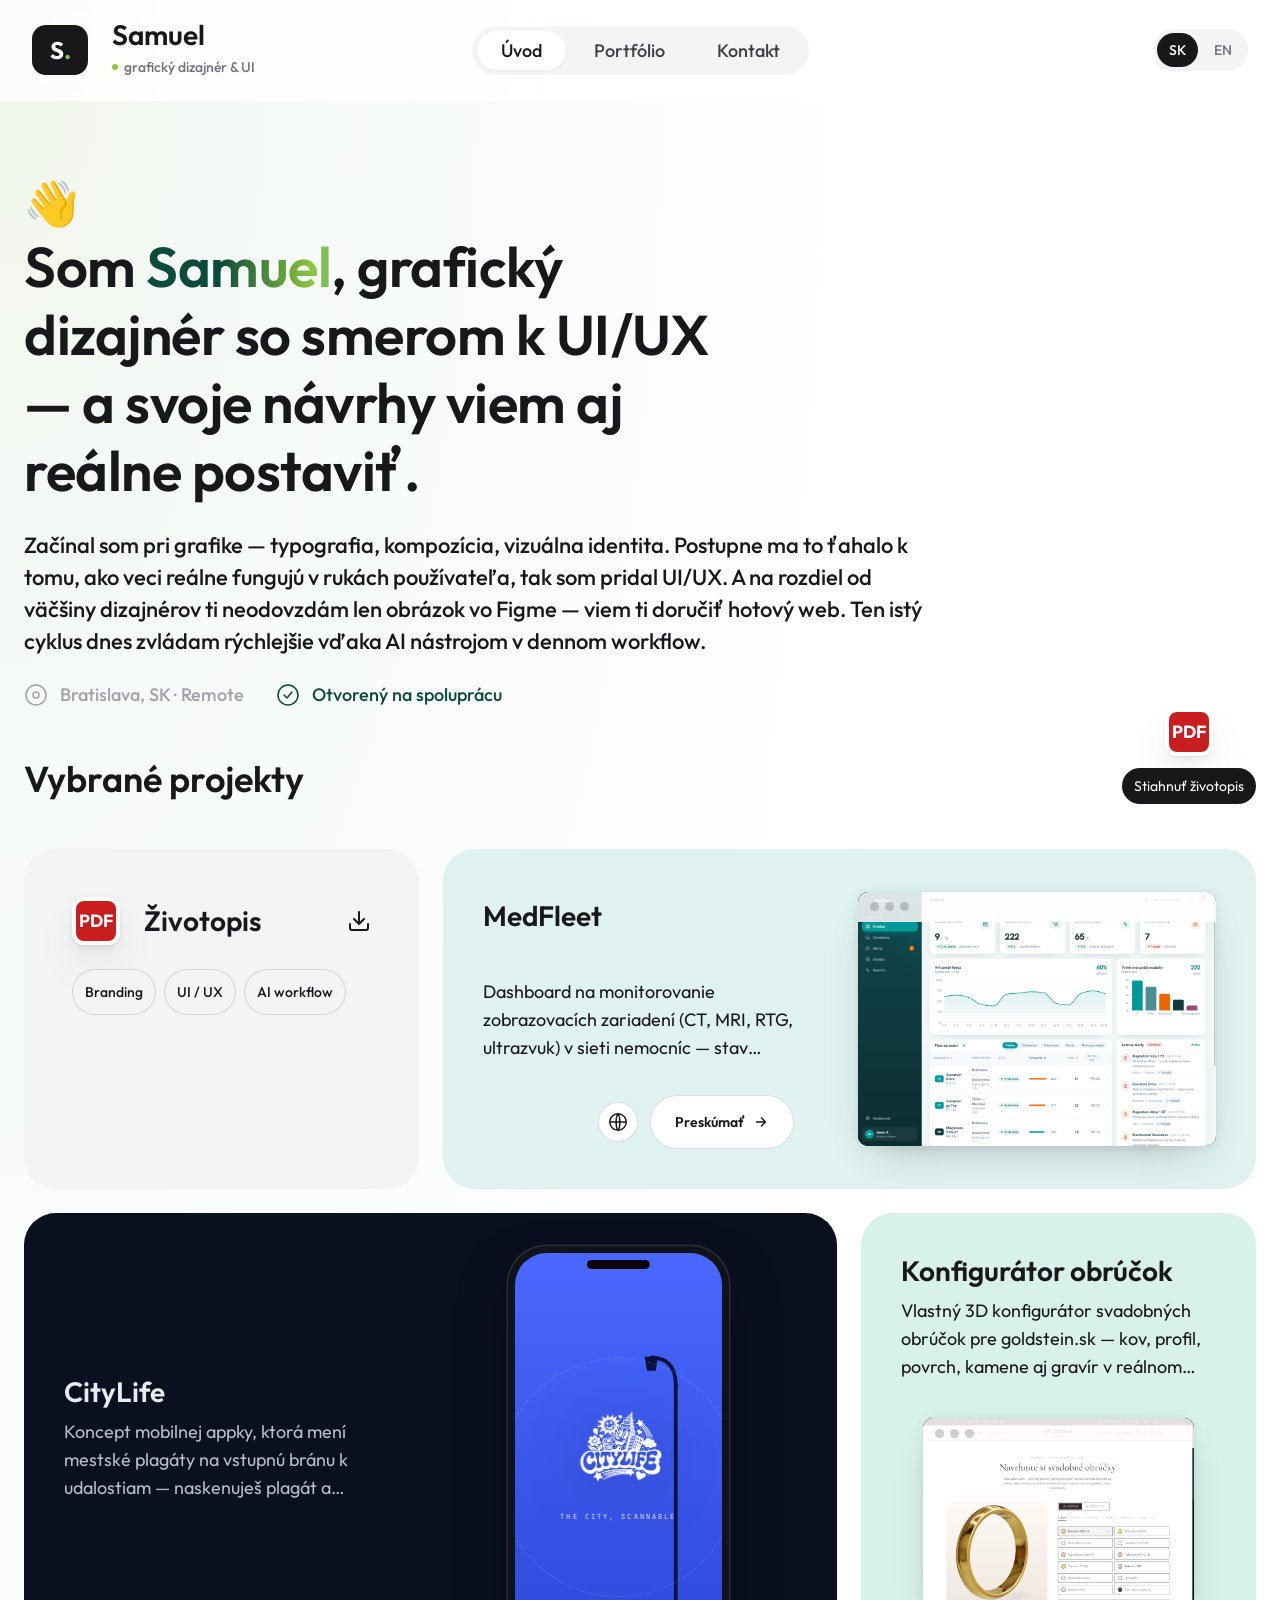
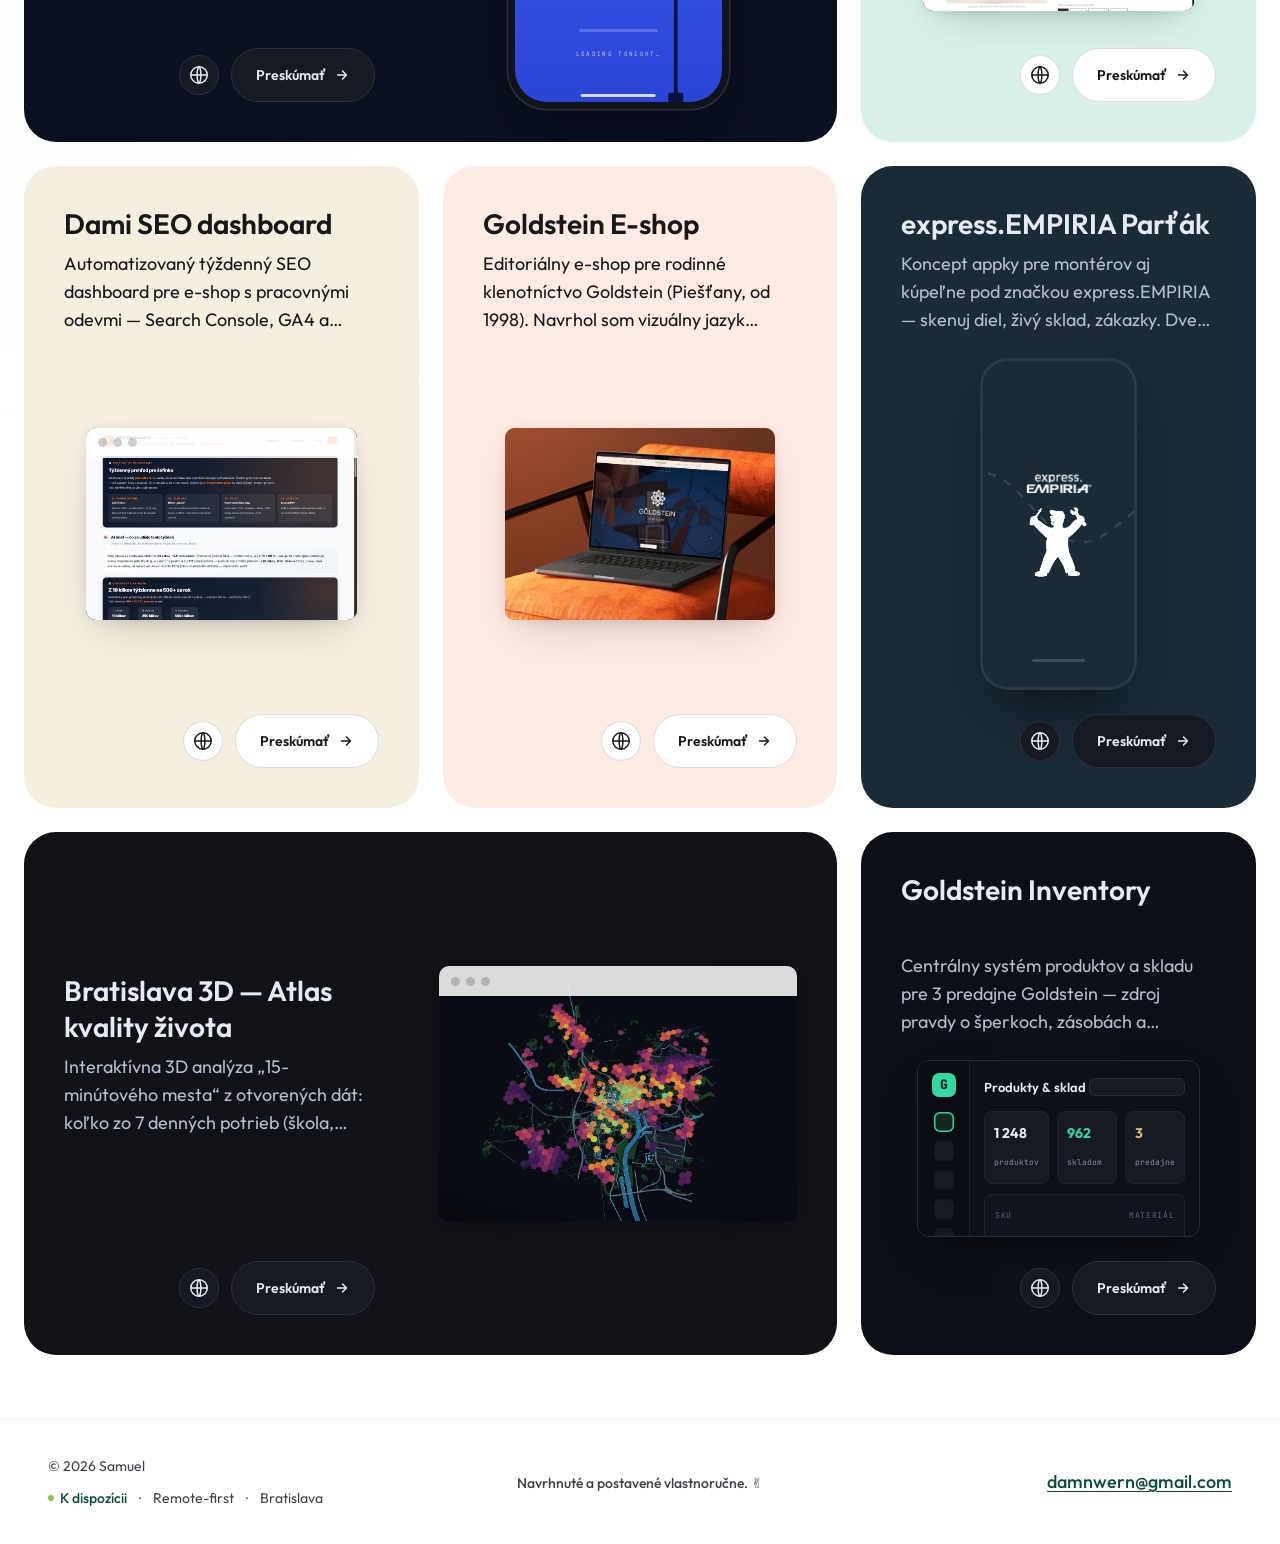
<file: index.html>
﻿<!DOCTYPE html>
<html lang="sk">
<head>
  <meta charset="UTF-8" />
  <meta name="viewport" content="width=device-width, initial-scale=1.0" />
  <title>Samuel — grafický dizajnér &amp; UI</title>
  <meta name="description" content="Grafický dizajnér so smerom k UI/UX, ktorý svoje návrhy vie aj reálne postaviť ako fungujúci web." />
  <link rel="preconnect" href="https://fonts.googleapis.com" />
  <link rel="preconnect" href="https://fonts.gstatic.com" crossorigin />
  <link href="https://fonts.googleapis.com/css2?family=Outfit:wght@100..900&family=JetBrains+Mono:wght@400;500&display=swap" rel="stylesheet" />
  <link rel="stylesheet" href="styles.css?v=19" />
</head>
<body>
  <!-- HEADER -->
  <header class="header">
    <div class="header__left">
      <a href="#" class="header__logo" data-view="home" aria-label="Domov" data-tooltip="Domov">
        <span class="header__mark">S<span>.</span></span>
      </a>
      <div class="header__identity">
        <span class="header__name">Samuel</span>
        <span class="header__meta"><span class="header__meta-text">grafický dizajnér &amp; UI</span></span>
      </div>
    </div>

    <nav class="header__nav" aria-label="Hlavná navigácia">
      <button class="navpill is-active" data-view="home">Úvod</button>
      <button class="navpill" data-view="portfolio">Portfólio</button>
      <button class="navpill" data-view="kontakt">Kontakt</button>
    </nav>

    <div class="header__right">
      <span class="header__lang">
        <button class="pill is-active" data-lang="sk">SK</button>
        <button class="pill" data-lang="en">EN</button>
      </span>
    </div>
  </header>

  <!-- STAGE (only this slides) -->
  <main class="stage" id="stage">

    <!-- ================= ÚVOD ================= -->
    <section class="view is-active" id="view-home">
      <div class="container">
        <section class="hero">
          <h1 class="hero__title"><span class="hero__wave" aria-hidden="true">👋</span>
Som <span class="hero__name">Samuel</span>, grafický dizajnér so smerom k UI/UX — a svoje návrhy viem aj reálne postaviť.</h1>
          <p class="hero__description">
            Začínal som pri grafike — typografia, kompozícia, vizuálna identita. Postupne
            ma to ťahalo k tomu, ako veci reálne fungujú v rukách používateľa, tak som
            pridal UI/UX. A na rozdiel od väčšiny dizajnérov ti neodovzdám len obrázok vo
            Figme — viem ti doručiť hotový web. Ten istý cyklus dnes zvládam rýchlejšie
            vďaka AI nástrojom v dennom workflow.
          </p>
          <div class="hero__meta-row">
            <span class="hero__location">
              <svg class="hero__location-icon" width="24" height="24" viewBox="0 0 24 24" fill="none" aria-hidden="true"><circle cx="12" cy="12" r="10" stroke="currentColor" stroke-width="1.5"/><circle cx="12" cy="12" r="3" stroke="currentColor" stroke-width="1.5"/></svg>
              <span>Bratislava, SK · Remote</span>
            </span>
            <span class="hero__location hero__location--avail">
              <svg class="hero__location-icon" width="24" height="24" viewBox="0 0 24 24" fill="none" aria-hidden="true"><circle cx="12" cy="12" r="10" stroke="currentColor" stroke-width="1.5"/><path d="M8 12l3 3 5-6" stroke="currentColor" stroke-width="1.5" stroke-linecap="round" stroke-linejoin="round"/></svg>
              <span>Otvorený na spoluprácu</span>
            </span>
          </div>
        </section>

        <h2 class="section-heading">Vybrané projekty</h2>

        <div class="bento-grid">
          <a href="#" class="cv-card" data-cv style="grid-column:1; grid-row:1;" aria-label="Stiahnuť životopis">
            <div class="cv-card__header">
              <div class="cv-card__pdf-badge" aria-hidden="true"><span>PDF</span></div>
              <h2 class="cv-card__title">
                <span class="cv-card__title-default">Životopis</span>
                <span class="cv-card__title-hover">Stiahnuť</span>
              </h2>
              <svg class="cv-card__arrow" width="24" height="24" viewBox="0 0 24 24" fill="none" aria-hidden="true"><path d="M21 15v4a2 2 0 0 1-2 2H5a2 2 0 0 1-2-2v-4M7 10l5 5 5-5M12 15V3" stroke="currentColor" stroke-width="2" stroke-linecap="round" stroke-linejoin="round"/></svg>
            </div>
            <div class="cv-card__tags">
              <span class="cv-card__tag">Branding</span>
              <span class="cv-card__tag">UI / UX</span>
              <span class="cv-card__tag">AI workflow</span>
            </div>
          </a>

          <a class="case-card case-card--wide" data-case="medfleet" style="grid-column:2 / span 2; grid-row:1; --case-accent:#E0F2F0;"></a>

          <a class="case-card case-card--wide" data-case="citylife" style="grid-column:1 / span 2; grid-row:2; --case-accent:#0b1020;"></a>
          <a class="case-card" data-case="konfigurator" style="grid-column:3; grid-row:2; --case-accent:#D8F2E9;"></a>

          <a class="case-card" data-case="dami" style="grid-column:1; grid-row:3; --case-accent:#F5EFE0;"></a>
          <a class="case-card" data-case="goldstein-eshop" style="grid-column:2; grid-row:3; --case-accent:#feece4;"></a>
          <a class="case-card" data-case="empiria" style="grid-column:3; grid-row:3; --case-accent:#192B37;"></a>

          <a class="case-card case-card--wide" data-case="bratislava-3d" style="grid-column:1 / span 2; grid-row:4; --case-accent:#101218;"></a>
          <a class="case-card" data-case="goldstein-inventory" style="grid-column:3; grid-row:4; --case-accent:#0d0f17;"></a>
        </div>
      </div>
    </section>

    <!-- ================= PORTFÓLIO ================= -->
    <section class="view" id="view-portfolio">
      <div class="container">
        <!-- Chat island (placeholder) -->
        <div class="chat">
          <div class="chat__header">
            <span class="chat__greeting">Ahoj 👋 som Samuelov portfólio-asistent.</span>
            <h2 class="chat__heading">Spýtaj sa ma čokoľvek o mojej práci.</h2>
          </div>
          <div class="chat__inputrow">
            <span class="chat__spark">✦</span>
            <input class="chat__input" type="text" placeholder="Napíš otázku (alebo aj o mne)…" />
            <button class="chat__send" aria-label="Odoslať">↑</button>
          </div>
          <div class="chat__pills">
            <button class="chat__pill">voľná kapacita</button>
            <button class="chat__pill">skúsenosti</button>
            <button class="chat__pill">top projekty</button>
            <button class="chat__pill">AI workflow</button>
            <button class="chat__pill">branding</button>
          </div>
          <p class="chat__disclaimer">Placeholder — odpovede zatiaľ negeneruje AI. Sem časom napojíme reálneho asistenta.</p>
        </div>

        <!-- O mne -->
        <section class="prose">
          <h2 class="section-heading">O mne</h2>
          <p>Začínal som pri grafike — typografia, kompozícia, vizuálna identita. Postupne ma to ťahalo k tomu, ako veci reálne fungujú v rukách používateľa, tak som pridal UI/UX. A keďže ma bavilo vidieť návrhy naživo, naučil som sa ich aj postaviť.</p>
          <p>Dnes ten istý cyklus — od nápadu cez návrh po nasadený web — zvládam rýchlejšie vďaka AI nástrojom v dennom workflow. Vďaka tomu viem doručiť hotovú vec, nielen pekný náhľad.</p>
          <ul class="facts">
            <li><strong>8</strong><span>nasadených projektov</span></li>
            <li><strong>Figma</strong><span>denný nástroj</span></li>
            <li><strong>HTML/CSS/JS</strong><span>viem to spustiť</span></li>
          </ul>
        </section>
      </div>
    </section>

    <!-- ================= KONTAKT ================= -->
    <section class="view" id="view-kontakt">
      <div class="container">
        <section class="contact">
          <span class="contact__eyebrow">Kontakt</span>
          <h2 class="contact__title">Máš nápad alebo projekt? Poďme sa o ňom pobaviť.</h2>
          <a class="contact__mail" href="mailto:damnwern@gmail.com">damnwern@gmail.com</a>
          <div class="contact__socials">
            <a href="#">LinkedIn</a>
            <a href="#">Behance</a>
            <a href="https://github.com/leumasdam" target="_blank" rel="noopener">GitHub</a>
          </div>
          <span class="contact__avail"><i></i> Otvorený na spoluprácu · Remote-first · Bratislava</span>
        </section>
      </div>
    </section>

    <!-- ================= CASE DETAIL (template) ================= -->
    <section class="view" id="view-case">
      <div class="container case-detail">
        <button class="case-back" data-back>← Späť na projekty</button>

        <!-- HERO (morph target) -->
        <div class="case-hero" id="case-hero">
          <div class="case-hero__text">
            <span class="case-hero__kicker" id="case-url"></span>
            <h1 class="case-hero__title" id="case-title"></h1>
            <p class="case-hero__desc" id="case-desc"></p>
            <div class="case-hero__metarow">
              <div class="case-hero__meta"><span class="case-hero__metalabel">Obdobie</span><span id="case-obdobie"></span></div>
              <div class="case-hero__meta"><span class="case-hero__metalabel">Rola</span><span id="case-rola"></span></div>
              <div class="case-hero__meta"><span class="case-hero__metalabel">Autor</span><span>Samuel</span></div>
            </div>
            <div class="case-hero__tags" id="case-tags"></div>
          </div>
        </div>

        <!-- COVER -->
        <figure class="case-figure">
          <div class="case-shot" id="case-bigshot"></div>
          <figcaption class="ph-note" id="case-cap">[ Sem príde hlavný náhľad / cover projektu ]</figcaption>
        </figure>

        <!-- SCREENS BOARD (clickable individual screens) -->
        <div class="case-board" id="case-board-wrap" hidden>
          <div class="case-block">
            <span class="case-block__label">Obrazovky</span>
            <h2 id="case-board-title">Všetky screeny</h2>
            <p class="muted">Klikni na obrazovku pre zväčšenie.</p>
          </div>
          <div class="screens-board" id="case-board"></div>
        </div>

        <!-- LIVE PROTOTYPE (iframe, auto-updates from git) -->
        <div class="case-proto" id="case-proto-wrap" hidden>
          <div class="case-block">
            <span class="case-block__label">Živý prototyp</span>
            <h2>Vyskúšaj si to — naživo</h2>
            <p class="muted" id="case-proto-note"></p>
          </div>
          <div class="proto-frame">
            <div class="proto-frame__bar"><i></i><i></i><i></i><span id="case-proto-url"></span></div>
            <iframe id="case-proto" title="Živý prototyp" loading="lazy" allow="fullscreen"></iframe>
          </div>
          <a class="proto-open" id="case-proto-open" target="_blank" rel="noopener">Otvoriť v novom okne →</a>
        </div>

        <!-- FUNKCIE + TECH -->
        <div class="case-cols">
          <div class="case-block" id="case-features-wrap" hidden>
            <span class="case-block__label">Čo to vie — funkcie</span>
            <ul class="case-list" id="case-features"></ul>
          </div>
          <div class="case-block" id="case-tech-wrap" hidden>
            <span class="case-block__label">Tech stack</span>
            <div class="chips" id="case-tech"></div>
          </div>
        </div>

        <!-- DIZAJN & MOODBOARD -->
        <div class="case-block case-design" id="case-design-wrap" hidden>
          <span class="case-block__label">Dizajn &amp; moodboard</span>
          <h2 id="case-design-philo"></h2>
          <div class="swatches" id="case-swatches"></div>
          <div class="chips" id="case-fonts"></div>
          <p class="muted" id="case-design-note"></p>
        </div>

        <!-- UX RESEARCH (tall case study image) -->
        <div class="case-uxcase" id="case-uxcase-wrap" hidden>
          <div class="case-block">
            <span class="case-block__label">UX research &amp; case study</span>
            <h2>Celá case štúdia</h2>
          </div>
          <img id="case-uxcase" alt="UX case study" loading="lazy" />
        </div>

        <!-- ZADANIE -->
        <div class="case-block">
          <span class="case-block__label">01 — Zadanie</span>
          <h2>Aký problém to riešilo</h2>
          <p id="case-zadanie"></p>
        </div>

        <!-- GALÉRIA -->
        <div id="case-gallery-wrap">
          <div class="case-block"><span class="case-block__label">02 — Galéria</span><h2>Ukážky</h2></div>
          <div class="case-gallery" id="case-gallery"></div>
        </div>

        <!-- RIEŠENIE -->
        <div class="case-block">
          <span class="case-block__label">03 — Riešenie</span>
          <h2>Čo z toho vzniklo</h2>
          <p id="case-riesenie"></p>
        </div>

        <!-- VÝSLEDOK + metriky -->
        <div class="case-block">
          <span class="case-block__label">04 — Výsledok</span>
          <h2>Výsledok</h2>
          <p id="case-vysledok"></p>
        </div>
        <div class="case-metrics" id="case-metrics"></div>

        <!-- ĎALŠÍ PROJEKT -->
        <button class="case-next-link" data-case-next>
          <span>Ďalší projekt</span>
          <strong id="case-next-title"></strong>
        </button>
      </div>

      <!-- floating prev/next -->
      <div class="case-nav">
        <button class="case-nav__btn" data-case-prev aria-label="Predošlý projekt">←</button>
        <button class="case-nav__btn" data-case-next aria-label="Ďalší projekt">→</button>
      </div>
      <a class="case-live" id="case-live" target="_blank" rel="noopener" aria-label="Pozrieť naživo">
        <span class="case-live__badge">🌐</span>
        <span class="case-live__label">Pozrieť naživo</span>
      </a>
    </section>

  </main>

  <!-- FLOATING CV -->
  <a class="floating-cv" href="#" data-cv aria-label="Stiahnuť životopis">
    <span class="floating-cv__badge" aria-hidden="true"><span>PDF</span></span>
    <span class="floating-cv__label">Stiahnuť životopis</span>
  </a>

  <!-- LIGHTBOX (screens) -->
  <div class="lightbox" id="lightbox" hidden>
    <button class="lightbox__close" data-lb-close aria-label="Zavrieť">✕</button>
    <button class="lightbox__nav lightbox__nav--prev" data-lb-prev aria-label="Predošlý">‹</button>
    <img class="lightbox__img" id="lightbox-img" alt="" />
    <button class="lightbox__nav lightbox__nav--next" data-lb-next aria-label="Ďalší">›</button>
    <div class="lightbox__cap"><strong id="lightbox-title"></strong><span id="lightbox-desc"></span></div>
  </div>

  <!-- FOOTER -->
  <footer class="page-footer">
    <div class="page-footer__left">
      <span class="page-footer__copyright">© <span id="year"></span> Samuel</span>
      <span class="page-footer__info">
        <span class="page-footer__badge">K dispozícii</span>
        <span class="page-footer__divider">·</span>
        <span>Remote-first</span>
        <span class="page-footer__divider">·</span>
        <span>Bratislava</span>
      </span>
    </div>
    <div class="page-footer__center">
      <span class="page-footer__message">Navrhnuté a postavené vlastnoručne. ✌️</span>
    </div>
    <div class="page-footer__right">
      <a href="mailto:damnwern@gmail.com" class="page-footer__link">damnwern@gmail.com</a>
    </div>
  </footer>

  <script src="script.js?v=19"></script>
</body>
</html>
</file>
<file: styles.css>
/* ===== Design tokens — ported from litvanyi.sk ===== */
:root {
  --bg-page: #ffffff;
  --bg-card: #f4f4f5;
  --bg-sunken: #e4e4e7;
  --bg-elevated: #fafafa;
  --bg-hover: #f7f7f8;
  --ink: #18181b;
  --ink-strong: #27272a;
  --ink-soft: #3f3f46;
  --ink-muted: #71717a;
  --ink-faint: #a1a1aa;
  --border: rgba(24, 24, 27, .05);
  --border-strong: rgba(24, 24, 27, .14);
  --color-pdf-red: #c81e1f;
  --green-primary: #8dc63f;
  --green-dark: #0c4b3a;
  --green-light: #eaf3de;
  --teal-50: #ebf5f3;
  --teal-100: #d2e8e5;
  --teal: #20827c;

  --color-text-default: var(--ink);
  --color-text-muted: var(--ink-muted);
  --color-text-faint: var(--ink-faint);
  --color-text-inverse: #ffffff;
  --color-surface-card: var(--bg-card);
  --color-fill-subtle: var(--bg-card);
  --color-fill-inverse: #ffffff;
  --color-border-default: var(--border-strong);

  --font-body: "Outfit", system-ui, sans-serif;
  --font-mono: "JetBrains Mono", monospace;

  --text-display-m-size: 56px; --text-display-m-leading: 68px;
  --text-heading-l-size: 44px; --text-heading-l-leading: 56px;
  --text-heading-m-size: 36px; --text-heading-m-leading: 44px;
  --text-heading-s-size: 28px; --text-heading-s-leading: 36px;
  --text-body-xl-size: 22px; --text-body-xl-leading: 32px;
  --text-body-m-size: 18px; --text-body-m-leading: 28px;
  --text-body-s-size: 14px; --text-body-s-leading: 20px;
  --text-meta-label-size: 12px;

  --weight-medium: 500; --weight-semibold: 600; --weight-bold: 700;

  --space-1: 4px; --space-2: 8px; --space-3: 12px; --space-4: 16px;
  --space-5: 20px; --space-6: 24px; --space-8: 32px; --space-10: 40px;
  --space-12: 48px; --space-16: 64px; --space-20: 80px; --space-24: 96px;

  --radius-control: 12px; --radius-chip: 9999px; --radius-image: 20px;
  --radius-card: 32px;

  --shadow-card: 0 1px 3px rgba(24, 24, 27, .04);
  --shadow-card-hover: 0 8px 24px rgba(24, 24, 27, .08);
  --shadow-elevation-4: 0 .9px 2px -.9px rgba(0,0,0,.07), 0 2.7px 6px -1.9px rgba(0,0,0,.07), 0 7.2px 15.8px -2.8px rgba(0,0,0,.07), 0 22.5px 49.5px -3.7px rgba(0,0,0,.07);

  --ease: cubic-bezier(.32, .72, .2, 1);
  --dur-fast: .15s; --dur: .3s; --dur-morph: .55s;

  --content-max-width: 1376px;
  --gap-xs: var(--space-1); --gap-sm: var(--space-2); --gap-md: var(--space-3);
  --gap-lg: var(--space-6); --gap-xl: var(--space-8); --gap-3xl: var(--space-16);
  --inset-card-sm: var(--space-6); --inset-card-md: var(--space-10); --inset-card-lg: var(--space-12);
  --header-inset-x: var(--space-8); --header-inset-y: var(--space-8);
}

* , *::before, *::after { box-sizing: border-box; margin: 0; padding: 0; }
h1, h2, h3 { font-size: inherit; font-weight: inherit; }
html { overflow-x: hidden; }

body {
  font-family: var(--font-body);
  font-size: var(--text-body-m-size);
  line-height: var(--text-body-m-leading);
  color: var(--ink);
  background:
    radial-gradient(ellipse at 0% 0%,
      rgba(111,160,41,.10) 0%, rgba(81,149,83,.06) 11%,
      rgba(50,137,125,.04) 22%, rgba(204,226,223,.02) 44%, transparent 52%),
    var(--bg-page);
  -webkit-font-smoothing: antialiased;
}
a { color: inherit; text-decoration: none; }
svg, img { display: block; max-width: 100%; }
button { font-family: inherit; }

.container {
  max-width: var(--content-max-width);
  margin-inline: auto;
  display: flex;
  flex-direction: column;
  gap: var(--inset-card-lg);
  padding-inline: var(--space-6);
}

/* ===== Header (stays fixed during slide) ===== */
.header {
  position: sticky; top: 0; z-index: 50;
  display: grid;
  grid-template-columns: 1fr auto 1fr;
  align-items: center;
  padding-inline: var(--header-inset-x);
  padding-block: var(--space-5);
  width: 100%;
  background: color-mix(in srgb, var(--bg-page) 78%, transparent);
  backdrop-filter: blur(12px);
}
.header__left { display: flex; align-items: center; gap: var(--gap-lg); }
.header__logo {
  position: relative;
  display: flex; align-items: center; justify-content: center;
  width: 56px; height: 50px;
  background: var(--ink); color: #fff;
  border-radius: 14px;
  font-weight: var(--weight-bold);
}
.header__mark { font-size: 24px; }
.header__mark span { color: var(--green-primary); }
.header__identity { display: flex; flex-direction: column; gap: 2px; }
.header__name { font-size: var(--text-heading-s-size); font-weight: var(--weight-semibold); line-height: 1.1; }
.header__meta { display: inline-flex; align-items: center; gap: 6px; font-size: var(--text-body-s-size); font-weight: var(--weight-medium); color: var(--ink-muted); }
.header__meta::before { content: ""; width: 6px; height: 6px; border-radius: 50%; background: var(--green-primary); }

.header__nav { display: inline-flex; gap: 4px; background: var(--bg-card); border-radius: var(--radius-chip); padding: 5px; }
.navpill {
  border: none; cursor: pointer;
  padding: var(--gap-sm) var(--gap-lg);
  border-radius: var(--radius-chip);
  background: transparent; color: var(--ink-soft);
  font-size: var(--text-body-m-size); font-weight: var(--weight-medium);
  transition: background var(--dur) var(--ease), color var(--dur) var(--ease);
}
.navpill:hover { color: var(--ink); }
.navpill.is-active { background: var(--bg-page); color: var(--ink); box-shadow: var(--shadow-card); }

.header__right { display: flex; align-items: center; justify-content: flex-end; }
.header__lang { display: inline-flex; gap: 4px; background: var(--bg-card); border-radius: var(--radius-chip); padding: 4px; }
.pill { border: none; cursor: pointer; padding: var(--gap-sm) var(--gap-md); border-radius: var(--radius-chip); background: transparent; color: var(--ink-muted); font-size: var(--text-body-s-size); font-weight: var(--weight-medium); transition: background var(--dur) var(--ease), color var(--dur) var(--ease); }
.pill.is-active { background: var(--ink); color: #fff; }

/* ===== Stage / Views / slide transition ===== */
.stage { view-transition-name: page-content; }
.view { display: none; padding-block: var(--gap-3xl); }
.view.is-active { display: block; }

/* only page-content slides; header/footer stay put */
::view-transition-group(page-content) { animation-duration: var(--dur-morph); }
::view-transition-old(root), ::view-transition-new(root) { animation: none; mix-blend-mode: normal; }
html[data-slide="left"]::view-transition-old(page-content)  { animation: slideOutLeft  var(--dur-morph) var(--ease) both; }
html[data-slide="left"]::view-transition-new(page-content)  { animation: slideInRight var(--dur-morph) var(--ease) both; }
html[data-slide="right"]::view-transition-old(page-content) { animation: slideOutRight var(--dur-morph) var(--ease) both; }
html[data-slide="right"]::view-transition-new(page-content) { animation: slideInLeft  var(--dur-morph) var(--ease) both; }
@keyframes slideOutLeft  { to   { transform: translateX(-100%); opacity: 0; } }
@keyframes slideInRight  { from { transform: translateX(100%);  opacity: 0; } }
@keyframes slideOutRight { to   { transform: translateX(100%);  opacity: 0; } }
@keyframes slideInLeft   { from { transform: translateX(-100%); opacity: 0; } }
@media (prefers-reduced-motion: reduce) {
  ::view-transition-old(page-content), ::view-transition-new(page-content) { animation: none !important; }
}

/* card -> detail MORPH (expands from the clicked box, no sideways slide) */
::view-transition-group(case-morph) { animation-duration: var(--dur-morph); animation-timing-function: var(--ease); z-index: 5; }
::view-transition-old(case-morph), ::view-transition-new(case-morph) { height: 100%; }
/* during a morph the rest of the content just cross-fades, never slides */
html.is-morphing::view-transition-old(page-content),
html.is-morphing::view-transition-new(page-content) { animation-duration: var(--dur); }

/* ===== Hero ===== */
.hero { display: flex; flex-direction: column; gap: var(--gap-lg); }
.hero__title { font-size: var(--text-display-m-size); line-height: var(--text-display-m-leading); font-weight: var(--weight-semibold); letter-spacing: -.5px; white-space: pre-wrap; max-width: 20ch; }
.hero__wave { display: inline-block; width: 48px; height: 48px; vertical-align: middle; font-size: 44px; line-height: 1; transform-origin: 70% 70%; animation: wave 2.6s ease-in-out infinite; }
@keyframes wave { 0%,60%,100%{transform:rotate(0)} 10%{transform:rotate(14deg)} 20%{transform:rotate(-8deg)} 30%{transform:rotate(14deg)} 40%{transform:rotate(-4deg)} 50%{transform:rotate(10deg)} }
.hero__name { background: linear-gradient(90deg, var(--green-dark) 0%, var(--green-dark) 20%, var(--green-primary) 45%, #5ab784 55%, var(--green-dark) 80%, var(--green-dark) 100%); background-size: 200% 100%; -webkit-background-clip: text; background-clip: text; -webkit-text-fill-color: transparent; animation: gradient-shift 6s ease-in-out infinite; }
@keyframes gradient-shift { 0%{background-position:0% 50%} 50%{background-position:100% 50%} 100%{background-position:0% 50%} }
.hero__description { font-size: var(--text-body-xl-size); line-height: var(--text-body-xl-leading); font-weight: var(--weight-medium); max-width: 65ch; }
.hero__meta-row { display: flex; align-items: center; flex-wrap: wrap; gap: var(--gap-xl); }
.hero__location { display: flex; align-items: center; gap: var(--gap-md); color: var(--ink-faint); font-size: var(--text-body-m-size); font-weight: var(--weight-medium); }
.hero__location-icon { flex-shrink: 0; width: 24px; height: 24px; }
.hero__location--avail { color: var(--green-dark); }

.section-heading { font-size: var(--text-heading-m-size); line-height: var(--text-heading-m-leading); font-weight: var(--weight-semibold); }

/* ===== Bento grid ===== */
.bento-grid { display: grid; grid-template-columns: repeat(3, 1fr); grid-auto-rows: auto; gap: var(--gap-lg); width: 100%; }
.bento-stack { display: flex; flex-direction: column; gap: var(--gap-lg); }
.bento-stack > .case-card { flex: 1; min-height: 0; }

/* ===== CV card ===== */
.cv-card { display: flex; flex-direction: column; gap: var(--gap-lg); padding: var(--inset-card-lg); background: var(--color-surface-card); border-radius: var(--radius-card); overflow: hidden; cursor: pointer; color: inherit; transition: box-shadow var(--dur) var(--ease); }
.cv-card:hover { box-shadow: inset 0 0 60px rgba(0,0,0,.03); }
.cv-card__header { display: flex; align-items: center; gap: var(--gap-lg); }
.cv-card__pdf-badge { display: flex; align-items: center; justify-content: center; width: 48px; height: 48px; flex-shrink: 0; background: var(--color-pdf-red); border: 4px solid #fff; border-radius: var(--radius-control); box-shadow: var(--shadow-elevation-4); transition: transform var(--dur) var(--ease); }
.cv-card:hover .cv-card__pdf-badge { transform: translateX(-4px) rotate(-8deg) scale(.9); }
.cv-card__pdf-badge span { font-size: 17.6px; font-weight: var(--weight-bold); line-height: 1; color: #fff; }
.cv-card__title { flex: 1; position: relative; font-size: var(--text-heading-s-size); font-weight: var(--weight-semibold); line-height: var(--text-heading-s-leading); transition: transform var(--dur) var(--ease); }
.cv-card:hover .cv-card__title { transform: translateX(-4px); }
.cv-card__title-hover { position: absolute; inset: 0; visibility: hidden; }
.cv-card:hover .cv-card__title-default { visibility: hidden; }
.cv-card:hover .cv-card__title-hover { visibility: visible; }
.cv-card__arrow { flex-shrink: 0; width: 24px; height: 24px; }
.cv-card__tags { display: flex; flex-wrap: wrap; gap: var(--gap-sm); }
.cv-card__tag { display: flex; align-items: center; justify-content: center; padding: var(--gap-sm) var(--gap-md); background: var(--color-fill-subtle); border: 1px solid var(--color-border-default); border-radius: var(--radius-chip); font-size: var(--text-body-s-size); font-weight: var(--weight-medium); white-space: nowrap; }

/* ===== Case card ===== */
.case-card { position: relative; display: flex; flex-direction: column; justify-content: space-between; gap: var(--gap-lg); min-height: 280px; height: 100%; padding: var(--inset-card-md); background: var(--case-accent, var(--color-surface-card)); border-radius: var(--radius-card); overflow: hidden; color: inherit; cursor: pointer; transition: box-shadow var(--dur) var(--ease); }
.case-card::after { content: ""; position: absolute; inset: 0; border-radius: inherit; background: var(--case-accent, var(--color-surface-card)); mix-blend-mode: multiply; opacity: 0; pointer-events: none; transition: opacity var(--dur) var(--ease); }
.case-card:hover::after { opacity: .5; }
.case-card:hover { box-shadow: inset 0 0 60px rgba(0,0,0,.05); }
.case-card__top { display: flex; flex-direction: column; gap: var(--gap-sm); }
.case-card__title { position: relative; display: grid; font-size: var(--text-heading-s-size); font-weight: var(--weight-semibold); line-height: var(--text-heading-s-leading); }
.case-card__title-default, .case-card__title-hover { grid-area: 1 / 1; transition: opacity var(--dur) var(--ease); }
.case-card__title-hover { opacity: 0; }
.case-card:hover .case-card__title-default { opacity: 0; }
.case-card:hover .case-card__title-hover { opacity: 1; }
.case-card__description { font-size: var(--text-body-m-size); line-height: var(--text-body-m-leading); display: -webkit-box; -webkit-line-clamp: 3; -webkit-box-orient: vertical; overflow: hidden; }
.case-card__visual { position: relative; display: grid; place-items: center; flex: 1; min-height: 0; max-height: 360px; z-index: 1; }
.case-card__bottom { display: flex; flex-direction: column; gap: var(--gap-lg); margin-top: auto; z-index: 2; }
.case-card--portrait .case-card__bottom { position: absolute; bottom: 0; left: 0; right: 0; padding: var(--gap-3xl) var(--inset-card-md) var(--inset-card-md); background: linear-gradient(to bottom, transparent, var(--case-accent, var(--color-surface-card)) 40%); }
.case-card__actions { display: flex; align-items: center; justify-content: flex-end; gap: var(--gap-md); transition: transform var(--dur) var(--ease); }
.case-card:hover .case-card__actions { transform: translateX(6px); }
.case-card__globe { position: relative; display: flex; align-items: center; justify-content: center; width: 40px; height: 40px; border-radius: var(--radius-chip); border: 1px solid var(--color-border-default); background: var(--color-fill-inverse); transition: background var(--dur) var(--ease); }
.case-card__globe:hover { background: var(--color-fill-subtle); }
.case-card__cta { display: inline-flex; align-items: center; gap: var(--gap-sm); padding: var(--gap-md) var(--gap-lg); border-radius: var(--radius-chip); border: 1px solid var(--color-border-default); background: var(--color-fill-inverse); font-size: var(--text-body-s-size); font-weight: var(--weight-semibold); white-space: nowrap; transition: background var(--dur) var(--ease); }
.case-card__cta:hover { background: var(--color-fill-subtle); }

/* placeholder "screenshots" */
.shot { position: relative; width: 86%; max-width: 520px; border-radius: 10px; overflow: hidden; box-shadow: 0 .956px 11.83px rgba(0,0,0,.07), 0 18px 40px -18px rgba(0,0,0,.25); transition: transform var(--dur) var(--ease); }
.case-card:hover .shot { transform: scale(1.05); }
.shot--browser { aspect-ratio: 1440 / 1024; }
.shot--browser.shot--wide { aspect-ratio: 1920 / 900; width: 70%; }
.shot--phone { aspect-ratio: 390 / 844; width: 52%; border-radius: 22px; }
.shot__bar { position: absolute; top: 0; left: 0; right: 0; height: 30px; background: rgba(255,255,255,.85); display: flex; align-items: center; gap: 6px; padding-inline: 12px; z-index: 2; }
.shot__bar i { width: 9px; height: 9px; border-radius: 50%; background: rgba(0,0,0,.18); }
.shot__label { position: absolute; inset: 0; display: flex; align-items: center; justify-content: center; color: rgba(255,255,255,.95); font-weight: var(--weight-semibold); font-size: 22px; }
.shot--a { background: linear-gradient(135deg, #20827c, #5fa396); }
.shot--b { background: linear-gradient(135deg, #3f3f46, #71717a); }
.shot--c { background: linear-gradient(135deg, #0c4b3a, #8dc63f); }
.shot--d { background: linear-gradient(160deg, #b89b3d, #e0cf5a); }
.shot--e { background: linear-gradient(135deg, #c8553d, #e08a5a); }

/* ===== Chat island (Portfólio) ===== */
.chat { display: flex; flex-direction: column; gap: var(--gap-lg); padding: var(--inset-card-lg); border-radius: var(--radius-card); background: linear-gradient(145deg, var(--green-light) 0%, var(--teal-100) 35%, var(--teal-50) 65%, var(--green-light) 100%); }
.chat__header { display: flex; flex-direction: column; gap: var(--gap-sm); }
.chat__greeting { font-weight: var(--weight-medium); }
.chat__heading { font-size: var(--text-heading-l-size); line-height: var(--text-heading-l-leading); font-weight: var(--weight-semibold); }
.chat__inputrow { display: flex; align-items: center; gap: var(--gap-md); padding: 16px 14px 16px 20px; background: var(--bg-page); border: 2px solid transparent; border-radius: 18px; box-shadow: 0 0 0 2px rgba(32,130,124,.18); }
.chat__inputrow:focus-within { box-shadow: 0 0 0 2px var(--teal); }
.chat__spark { color: var(--teal); }
.chat__input { flex: 1; border: none; outline: none; background: transparent; font-family: inherit; font-size: var(--text-body-m-size); color: var(--ink); }
.chat__send { display: flex; align-items: center; justify-content: center; width: 36px; height: 36px; border: none; border-radius: 10px; background: var(--teal); color: #fff; font-size: 18px; cursor: pointer; transition: background var(--dur); }
.chat__send:hover { background: var(--green-dark); }
.chat__pills { display: flex; flex-wrap: wrap; gap: var(--gap-sm); }
.chat__pill { padding: var(--gap-sm) var(--gap-md); background: var(--bg-page); border: 1px solid var(--border-strong); border-radius: var(--radius-chip); font-size: var(--text-body-s-size); font-weight: var(--weight-medium); color: var(--ink); cursor: pointer; transition: border-color var(--dur), color var(--dur); }
.chat__pill:hover { border-color: var(--teal); color: var(--teal); }
.chat__disclaimer { font-size: var(--text-meta-label-size); color: var(--ink-muted); text-align: center; }

/* ===== Prose / O mne ===== */
.prose { display: flex; flex-direction: column; gap: var(--gap-lg); max-width: 68ch; }
.prose p { color: var(--ink-soft); font-size: var(--text-body-xl-size); line-height: var(--text-body-xl-leading); }
.facts { list-style: none; display: flex; flex-wrap: wrap; gap: var(--gap-xl); margin-top: var(--gap-md); padding-top: var(--gap-lg); border-top: 1px solid var(--border); }
.facts li { display: flex; flex-direction: column; }
.facts strong { font-size: 26px; font-weight: var(--weight-semibold); }
.facts span { font-size: var(--text-body-s-size); color: var(--ink-muted); }

/* ===== Contact view ===== */
.contact { display: flex; flex-direction: column; align-items: flex-start; gap: var(--gap-lg); padding-block: var(--space-12); }
.contact__eyebrow { font-family: var(--font-mono); font-size: var(--text-meta-label-size); text-transform: uppercase; letter-spacing: 1px; color: var(--ink-muted); }
.contact__title { font-size: var(--text-display-m-size); line-height: var(--text-display-m-leading); font-weight: var(--weight-semibold); letter-spacing: -.5px; max-width: 16ch; }
.contact__mail { font-size: var(--text-heading-m-size); font-weight: var(--weight-semibold); color: var(--green-dark); border-bottom: 3px solid var(--green-primary); padding-bottom: 4px; transition: color var(--dur); }
.contact__mail:hover { color: var(--green-primary); }
.contact__socials { display: flex; gap: var(--gap-xl); margin-top: var(--gap-md); }
.contact__socials a { color: var(--ink-muted); font-weight: var(--weight-medium); transition: color var(--dur); }
.contact__socials a:hover { color: var(--ink); }
.contact__avail { display: inline-flex; align-items: center; gap: 8px; color: var(--ink-soft); font-size: var(--text-body-s-size); }
.contact__avail i { width: 8px; height: 8px; border-radius: 50%; background: var(--green-primary); }

/* ===== Case detail ===== */
.case-detail { gap: var(--gap-xl); }
.case-back { align-self: flex-start; border: 1px solid var(--color-border-default); background: var(--bg-page); border-radius: var(--radius-chip); padding: var(--gap-sm) var(--gap-lg); font-weight: var(--weight-medium); cursor: pointer; transition: background var(--dur); }
.case-back:hover { background: var(--bg-card); }
.case-hero { border-radius: var(--radius-card); padding: var(--inset-card-lg); background: var(--case-accent, var(--bg-card)); }
.case-hero__kicker { font-family: var(--font-mono); font-size: var(--text-meta-label-size); text-transform: uppercase; letter-spacing: 1px; color: var(--ink-muted); }
.case-hero__title { display: block; margin-top: var(--gap-sm); font-size: var(--text-display-m-size); line-height: var(--text-display-m-leading); font-weight: var(--weight-semibold); letter-spacing: -.5px; }
.case-hero__desc { font-size: var(--text-body-xl-size); line-height: var(--text-body-xl-leading); color: var(--ink-soft); max-width: 60ch; margin-top: var(--gap-md); }
.case-hero__metarow { display: flex; flex-wrap: wrap; gap: var(--gap-3xl); margin-top: var(--gap-xl); }
.case-hero__meta { display: flex; flex-direction: column; gap: 2px; }
.case-hero__metalabel { font-family: var(--font-mono); font-size: var(--text-meta-label-size); text-transform: uppercase; letter-spacing: 1px; color: var(--ink-muted); }
.case-hero__tags { display: flex; flex-wrap: wrap; gap: var(--gap-sm); margin-top: var(--gap-lg); }
.case-hero__tags span { padding: var(--gap-sm) var(--gap-md); border: 1px solid var(--color-border-default); border-radius: var(--radius-chip); font-size: var(--text-body-s-size); font-weight: var(--weight-medium); }
.case-shot { border-radius: var(--radius-image); overflow: hidden; aspect-ratio: 1440 / 760; box-shadow: var(--shadow-card-hover); display: flex; align-items: center; justify-content: center; color: #fff; font-size: 30px; font-weight: var(--weight-semibold); }
.case-gallery { display: grid; grid-template-columns: repeat(3, 1fr); gap: var(--gap-lg); }
.case-gallery > div { aspect-ratio: 4 / 3; border-radius: var(--radius-image); display: flex; align-items: center; justify-content: center; color: rgba(255,255,255,.9); font-weight: var(--weight-medium); }
.case-block { max-width: 70ch; display: flex; flex-direction: column; gap: var(--gap-md); }
.case-block__label { font-family: var(--font-mono); font-size: var(--text-meta-label-size); text-transform: uppercase; letter-spacing: 1px; color: var(--green-dark); }
.case-block h2 { font-size: var(--text-heading-m-size); font-weight: var(--weight-semibold); }
.case-block p { color: var(--ink-soft); font-size: var(--text-body-xl-size); line-height: var(--text-body-xl-leading); }

/* placeholder figures / images / notes */
.case-figure { display: flex; flex-direction: column; gap: var(--gap-sm); }
.ph-note { font-family: var(--font-mono); font-size: var(--text-meta-label-size); color: var(--ink-faint); text-align: center; }
.ph-image { aspect-ratio: 4 / 3; border-radius: var(--radius-image); border: 1.5px dashed var(--border-strong); background: var(--bg-card); display: flex; align-items: center; justify-content: center; color: var(--ink-faint); font-family: var(--font-mono); font-size: var(--text-body-s-size); }
.case-twocol { display: grid; grid-template-columns: 1fr 1fr; gap: var(--gap-3xl); align-items: center; }

.case-metrics { display: grid; grid-template-columns: repeat(3, 1fr); gap: var(--gap-lg); }
.case-metric { padding: var(--inset-card-sm); border-radius: var(--radius-card); background: var(--bg-card); display: flex; flex-direction: column; gap: var(--gap-xs); }
.case-metric strong { font-size: var(--text-heading-m-size); font-weight: var(--weight-semibold); color: var(--green-dark); }
.case-metric span { font-size: var(--text-body-s-size); color: var(--ink-muted); }

/* funkcie / tech / moodboard */
.case-cols { display: grid; grid-template-columns: 1.4fr 1fr; gap: var(--gap-3xl); align-items: start; }
.case-list { list-style: none; display: flex; flex-direction: column; gap: var(--gap-sm); }
.case-list li { position: relative; padding-left: 26px; color: var(--ink-soft); font-size: var(--text-body-m-size); line-height: 1.5; }
.case-list li::before { content: "✓"; position: absolute; left: 0; top: 0; color: var(--green-primary); font-weight: var(--weight-bold); }
.chips { display: flex; flex-wrap: wrap; gap: var(--gap-sm); }
.chip { padding: var(--gap-sm) var(--gap-md); border: 1px solid var(--color-border-default); border-radius: var(--radius-chip); font-size: var(--text-body-s-size); font-weight: var(--weight-medium); background: var(--bg-page); }
.muted { color: var(--ink-muted); font-size: var(--text-body-m-size); }
.case-design { max-width: none; gap: var(--gap-lg); }
.swatches { display: flex; flex-wrap: wrap; gap: var(--gap-md); }
.swatch { display: flex; flex-direction: column; gap: 6px; }
.swatch i { width: 64px; height: 64px; border-radius: 12px; border: 1px solid var(--border-strong); display: block; }
.swatch span { font-family: var(--font-mono); font-size: 11px; color: var(--ink-muted); }
.swatch b { font-size: 12px; font-weight: var(--weight-medium); }

/* dark card / hero (Inventory) */
.case-card--dark { color: #e8eaf1; }
.case-card--dark .case-card__description { color: #b8bdcc; }
.case-card--dark .case-card__cta,
.case-card--dark .case-card__globe { background: #161922; border-color: #2a2f3e; color: #e8eaf1; }
.case-card--dark::after { display: none; }
.case-card--dark:hover { box-shadow: inset 0 0 60px rgba(52,214,163,.10); }
.case-hero--dark { color: #e8eaf1; }
.case-hero--dark .case-hero__kicker { color: #888fa3; }
.case-hero--dark .case-hero__desc { color: #b8bdcc; }
.case-hero--dark .case-hero__metalabel { color: #888fa3; }
.case-hero--dark .case-hero__tags span { border-color: #2a2f3e; }

/* dashboard mock (Inventory visual) — replika admin rozhrania */
.mock-dash { width: 90%; max-width: 520px; aspect-ratio: 16 / 10; border-radius: 12px; overflow: hidden; display: grid; grid-template-columns: 52px 1fr; background: #0d0f17; border: 1px solid #262b39; box-shadow: 0 18px 40px -18px rgba(0,0,0,.6); font-family: "JetBrains Mono", monospace; transition: transform var(--dur) var(--ease); container-type: inline-size; }
.case-card:hover .mock-dash { transform: scale(1.04); }
.mock-dash--lg { width: 100%; max-width: none; aspect-ratio: auto; }
.md__side { background: #0b0d14; display: flex; flex-direction: column; gap: 9px; padding: 12px 0; align-items: center; border-right: 1px solid #1a1e2a; }
.md__logo { width: 24px; height: 24px; border-radius: 7px; background: #34d6a3; color: #06231b; font-weight: 800; display: flex; align-items: center; justify-content: center; font-size: 13px; margin-bottom: 6px; }
.md__side i { width: 20px; height: 20px; border-radius: 6px; background: #161922; }
.md__side i.on { background: #16271f; box-shadow: inset 0 0 0 1.5px #34d6a3; }
.md__main { padding: 12px 14px; display: flex; flex-direction: column; gap: 10px; min-width: 0; }
.md__top { display: flex; align-items: center; justify-content: space-between; }
.md__title { color: #e8eaf1; font-weight: 600; font-size: 13px; font-family: "Outfit", sans-serif; }
.md__search { width: 96px; height: 18px; border-radius: 6px; background: #161922; border: 1px solid #262b39; }
.md__stats { display: grid; grid-template-columns: repeat(3, 1fr); gap: 8px; }
.md__stat { background: #161922; border: 1px solid #1e2230; border-radius: 8px; padding: 7px 9px; display: flex; flex-direction: column; gap: 1px; }
.md__stat b { color: #e8eaf1; font-size: 14px; font-family: "Outfit", sans-serif; }
.md__stat span { color: #888fa3; font-size: 8px; }
.md__table { background: #161922; border: 1px solid #1e2230; border-radius: 8px; overflow: hidden; }
.md__head, .md__row { display: grid; grid-template-columns: 1.1fr 2fr 1fr; gap: 8px; align-items: center; padding: 6px 10px; }
.md__head { color: #5b6175; font-size: 8px; text-transform: uppercase; letter-spacing: .08em; border-bottom: 1px solid #1e2230; background: #12141d; }
.md__row { border-bottom: 1px solid #14171f; }
.md__row:last-child { border-bottom: none; }
.md__sku { color: #e8eaf1; font-size: 10px; }
.md__mat { color: #888fa3; font-size: 9px; overflow: hidden; white-space: nowrap; text-overflow: ellipsis; }
.md__chip { justify-self: start; font-size: 8px; padding: 2px 7px; border-radius: 999px; font-weight: 700; font-family: "Outfit", sans-serif; }
.md__chip.ok { background: #16271f; color: #34d6a3; }
.md__chip.res { background: #2b1f0e; color: #d4b878; }
.md__chip.sold { background: #1e2230; color: #888fa3; }
@container (max-width: 360px) { .md__mat { display: none; } .md__head, .md__row { grid-template-columns: 1fr auto; } }

/* real-image card visual + gallery */
.shot--img { background: #000; }
.shot--img img, .shot--img video { position: absolute; inset: 0; width: 100%; height: 100%; object-fit: cover; }
.shot--img .shot__bar { z-index: 3; }
.case-gallery img { width: 100%; height: 100%; object-fit: cover; border-radius: var(--radius-image); display: block; }
.case-shot.has-img { padding: 0; display: block; overflow: hidden; color: transparent; }
.case-shot.has-img img, .case-shot.has-img video { width: 100%; height: 100%; object-fit: cover; object-position: center; }
.case-shot.has-mock { display: block; padding: 0; background: transparent; box-shadow: none; aspect-ratio: auto; overflow: visible; color: transparent; }

/* wide showcase card (CityLife) */
.case-card--wide { display: grid; grid-template-columns: 1fr 1.15fr; grid-template-areas: "top vis" "bot vis"; column-gap: var(--gap-3xl); row-gap: var(--gap-lg); align-items: center; min-height: 340px; }
.case-card--wide .case-card__top { grid-area: top; align-self: end; }
.case-card--wide .case-card__visual { grid-area: vis; max-height: none; }
.case-card--wide .case-card__bottom { grid-area: bot; align-self: start; }
.case-card--wide .shot { width: 100%; max-width: 600px; }

/* live prototype iframe */
.case-proto { display: flex; flex-direction: column; gap: var(--gap-lg); }
.case-proto .case-block { gap: var(--gap-sm); }
.proto-frame { border-radius: var(--radius-image); overflow: hidden; border: 1px solid var(--border-strong); box-shadow: var(--shadow-card-hover); background: #0b1020; }
.proto-frame__bar { display: flex; align-items: center; gap: 6px; padding: 10px 14px; background: #111522; }
.proto-frame__bar i { width: 10px; height: 10px; border-radius: 50%; background: #333a4d; }
.proto-frame__bar span { margin-left: 12px; font-family: var(--font-mono); font-size: 12px; color: #8891a8; overflow: hidden; white-space: nowrap; text-overflow: ellipsis; }
.proto-frame iframe { display: block; width: 100%; height: 78vh; min-height: 580px; border: 0; background: #0b1020; }
.proto-open { align-self: flex-start; font-weight: var(--weight-semibold); color: var(--green-dark); border-bottom: 2px solid var(--green-primary); padding-bottom: 2px; transition: color var(--dur); }
.proto-open:hover { color: var(--green-primary); }

/* tall UX case study image */
.case-uxcase { display: flex; flex-direction: column; gap: var(--gap-lg); }
.case-uxcase img { width: 100%; border-radius: var(--radius-image); display: block; box-shadow: var(--shadow-card); }

/* screens board (Empíria-style clickable phones) */
.case-board { display: flex; flex-direction: column; gap: var(--gap-xl); }
.screens-board { display: grid; grid-template-columns: repeat(auto-fill, minmax(160px, 1fr)); gap: clamp(20px, 2.4vw, 40px); }
.screen-tile { border: 0; background: none; padding: 0; cursor: pointer; display: flex; flex-direction: column; gap: 12px; text-align: left; font: inherit; }
.screen-tile img { width: 100%; display: block; border-radius: 22px; filter: drop-shadow(0 14px 30px rgba(0,0,0,.20)); transition: transform .35s var(--ease); }
.screen-tile:hover img { transform: translateY(-8px) scale(1.02); }
.screen-tile__cap b { display: block; font-size: 13px; font-weight: var(--weight-semibold); color: var(--ink); }
.screen-tile__cap { font-size: 12px; line-height: 1.45; color: var(--ink-muted); }
.screen-tile__num { font-family: var(--font-mono); color: var(--green-dark); }

/* lightbox */
.lightbox { position: fixed; inset: 0; z-index: 200; background: rgba(10,12,18,.93); backdrop-filter: blur(10px); display: flex; align-items: center; justify-content: center; animation: lbFade .2s ease; }
.lightbox[hidden] { display: none; }
[hidden] { display: none !important; } /* author display rules (flex/grid) inak prebijú hidden atribút */
@keyframes lbFade { from { opacity: 0; } }
.lightbox__img { max-height: 84vh; max-width: 86vw; border-radius: 28px; box-shadow: 0 30px 90px rgba(0,0,0,.55); }
.lightbox__close { position: absolute; top: 20px; right: 26px; width: 46px; height: 46px; border-radius: 50%; border: 0; background: rgba(255,255,255,.12); color: #fff; font-size: 18px; cursor: pointer; transition: background .2s; }
.lightbox__close:hover { background: rgba(255,255,255,.25); }
.lightbox__nav { position: absolute; top: 50%; transform: translateY(-50%); border: 0; background: none; color: rgba(255,255,255,.7); font-size: 48px; cursor: pointer; padding: 16px 22px; transition: color .2s; line-height: 1; }
.lightbox__nav:hover { color: #fff; }
.lightbox__nav--prev { left: 8px; }
.lightbox__nav--next { right: 8px; }
.lightbox__cap { position: absolute; bottom: 26px; left: 50%; transform: translateX(-50%); text-align: center; color: #fff; max-width: 80vw; }
.lightbox__cap strong { display: block; font-size: 15px; }
.lightbox__cap span { font-size: 13px; color: rgba(255,255,255,.7); }

.case-next-link { display: flex; flex-direction: column; gap: 2px; align-items: flex-start; padding: var(--inset-card-md); border: none; border-radius: var(--radius-card); background: var(--bg-card); cursor: pointer; text-align: left; transition: background var(--dur); }
.case-next-link:hover { background: var(--bg-sunken); }
.case-next-link span { font-family: var(--font-mono); font-size: var(--text-meta-label-size); text-transform: uppercase; letter-spacing: 1px; color: var(--ink-muted); }
.case-next-link strong { font-size: var(--text-heading-m-size); font-weight: var(--weight-semibold); }

.case-nav { position: fixed; top: 50%; left: 0; right: 0; transform: translateY(-50%); display: none; justify-content: space-between; padding-inline: var(--space-8); pointer-events: none; z-index: 80; }
body.in-case .case-nav { display: flex; }
.case-nav__btn { pointer-events: auto; width: 44px; height: 44px; border-radius: 50%; border: 1.5px solid var(--color-border-default); background: var(--bg-page); color: var(--ink-muted); cursor: pointer; font-size: 18px; box-shadow: var(--shadow-card); transition: color var(--dur), border-color var(--dur); }
.case-nav__btn:hover { color: var(--ink); border-color: var(--ink); }

.case-live { position: fixed; bottom: var(--space-24); right: var(--gap-lg); z-index: 100; display: none; flex-direction: column; align-items: center; gap: var(--gap-md); cursor: pointer; transition: transform var(--dur); }
body.in-case .case-live { display: flex; }
.case-live:hover { transform: translateY(-4px); }
.case-live__badge { display: flex; align-items: center; justify-content: center; width: 44px; height: 44px; background: var(--color-fill-inverse); border: 1.5px solid var(--color-border-default); border-radius: var(--radius-chip); box-shadow: var(--shadow-elevation-4); font-size: 18px; }
.case-live__label { padding: var(--gap-xs) var(--gap-md); background: var(--ink); color: #fff; font-size: var(--text-body-s-size); white-space: nowrap; border-radius: var(--radius-chip); }

/* ===== Floating CV ===== */
.floating-cv { position: fixed; bottom: var(--space-24); right: var(--gap-lg); z-index: 100; display: flex; flex-direction: column; align-items: center; gap: var(--gap-md); cursor: pointer; transition: transform var(--dur) var(--ease); }
body.in-case .floating-cv { display: none; }
.floating-cv:hover { transform: translateY(-4px); }
.floating-cv__badge { display: flex; align-items: center; justify-content: center; width: 48px; height: 48px; background: var(--color-pdf-red); border: 4px solid #fff; border-radius: var(--radius-control); box-shadow: var(--shadow-elevation-4); transition: transform var(--dur) var(--ease); }
.floating-cv:hover .floating-cv__badge { transform: rotate(-6deg) scale(1.06); }
.floating-cv__badge span { font-size: 17.6px; font-weight: var(--weight-bold); line-height: 1; color: #fff; }
.floating-cv__label { padding: var(--gap-xs) var(--gap-md); background: var(--ink); color: #fff; font-size: var(--text-body-s-size); white-space: nowrap; border-radius: var(--radius-chip); }

/* ===== Footer ===== */
.page-footer { border-top: 1px solid var(--border); padding: var(--space-8) var(--inset-card-lg); display: grid; grid-template-columns: 1fr auto 1fr; align-items: center; gap: var(--gap-lg); }
.page-footer__left { display: flex; flex-direction: column; gap: var(--gap-xs); }
.page-footer__copyright { font-size: var(--text-body-s-size); color: var(--ink-soft); }
.page-footer__info { display: flex; align-items: center; gap: var(--gap-md); font-size: var(--text-body-s-size); color: var(--ink-soft); flex-wrap: wrap; }
.page-footer__badge { position: relative; display: inline-flex; align-items: center; gap: 6px; color: var(--green-dark); font-weight: var(--weight-medium); }
.page-footer__badge::before { content: ""; width: 6px; height: 6px; border-radius: 50%; background: var(--green-primary); }
.page-footer__center { text-align: center; }
.page-footer__message { font-size: var(--text-body-s-size); font-weight: var(--weight-medium); color: var(--ink-soft); }
.page-footer__right { text-align: right; }
.page-footer__link { font-size: var(--text-body-m-size); font-weight: var(--weight-medium); color: var(--green-dark); text-decoration: underline; text-underline-offset: 3px; transition: color var(--dur-fast); }
.page-footer__link:hover { color: var(--green-primary); }

/* ===== Responsive ===== */
@media (max-width: 1024px) {
  .bento-grid { grid-template-columns: repeat(2, 1fr); }
  .case-card, .bento-stack { grid-column: auto !important; grid-row: auto !important; }
  .case-card--wide { grid-template-columns: 1fr; grid-template-areas: "top" "vis" "bot"; }
  .case-card--wide .case-card__top, .case-card--wide .case-card__bottom { align-self: auto; }
  .header__identity { display: none; }
  .hero__title, .contact__title, .case-hero__title { font-size: var(--text-heading-l-size); line-height: var(--text-heading-l-leading); }
}
@media (max-width: 720px) {
  .bento-grid { grid-template-columns: 1fr; gap: var(--space-4); }
  .header { grid-template-columns: auto 1fr; }
  .header__right { display: none; }
  .header__nav { justify-self: end; }
  .navpill { padding: var(--gap-sm) var(--gap-md); font-size: var(--text-body-s-size); }
  .hero__title, .contact__title, .case-hero__title { font-size: var(--text-heading-m-size); line-height: var(--text-heading-m-leading); }
  .hero__description, .prose p, .case-block p, .case-hero__desc { font-size: var(--text-body-m-size); line-height: var(--text-body-m-leading); }
  .case-gallery { grid-template-columns: 1fr; }
  .case-twocol, .case-cols { grid-template-columns: 1fr; gap: var(--gap-xl); }
  .case-metrics { grid-template-columns: 1fr; }
  .case-nav { display: none !important; }
  .page-footer { grid-template-columns: 1fr; gap: var(--gap-lg); padding: var(--space-8) var(--space-4); }
  .page-footer__center, .page-footer__right { text-align: left; }
  .floating-cv { bottom: var(--gap-md); right: var(--gap-md); }
}

/* ===== Splash card visuals — CityLife & express.EMPIRIA ===== */
.csplash-wrap, .esplash-wrap { display: flex; justify-content: center; width: 100%; }

/* CityLife: 1:1 CSS port splash screenu z citylife-app (Splash + StreetLamp, cyklus 8.2 s).
   Animácie stoja a spustia sa na hover karty. */
.clsplash { position: relative; width: min(58%, 230px); aspect-ratio: 390 / 844; border-radius: 32px; overflow: hidden; background: linear-gradient(180deg, #4a68ff 0%, #2a45d6 100%); box-shadow: 0 0 0 7px #11131a, 0 0 0 8.5px #2b2e38, 0 28px 52px rgba(3, 7, 22, .6); display: flex; align-items: center; justify-content: center; }
/* odchod kurzora: najprv plynulo zhasne lampa (.5s), potom sa rozvidní obloha (.9s s odkladom) */
.clsplash .cl-night { position: absolute; inset: 0; background: linear-gradient(180deg, #070b30 0%, #02030f 100%); opacity: 0; transition: opacity .9s ease .35s; }
.clsplash.play .cl-night { opacity: 1; transition: opacity .55s ease; }
.clsplash .cl-lamp { position: absolute; inset: 0; width: 100%; height: 100%; }
.clsplash .lampbit { opacity: 0; transition: opacity .5s ease; }
.clsplash.play .lampbit { opacity: 1; transition: opacity .4s ease .45s; }
.clsplash.play .lampcone { opacity: .85; }
.clsplash .cl-ring { position: absolute; width: 115%; aspect-ratio: 1; border-radius: 50%; border: 1.5px dashed rgba(255,255,255,.14); }
.clsplash.play .cl-ring { animation: clRing 42s linear infinite; }
.clsplash .cl-center { position: relative; z-index: 2; display: flex; flex-direction: column; align-items: center; gap: 10px; transform: translateY(-8%); }
.clsplash .cl-logo { width: 60%; filter: drop-shadow(0 6px 30px rgba(0,0,0,.25)); }
.clsplash.play .cl-logo { animation: clFloat 5s ease-in-out infinite; }
.clsplash .cl-tag { font-family: var(--font-mono, monospace); font-size: 7px; letter-spacing: .3em; text-transform: uppercase; color: rgba(255,255,255,.85); white-space: nowrap; }
.clsplash .cl-loading { position: absolute; bottom: 7.5%; left: 0; right: 0; display: grid; place-items: center; gap: 8px; z-index: 2; }
.clsplash .cl-bar { display: block; width: 38%; height: 3px; border-radius: 3px; background: rgba(255,255,255,.2); overflow: hidden; }
.clsplash .cl-bar i { display: block; height: 100%; width: 55%; background: #fff; border-radius: 3px; transform: translateX(-110%); }
.clsplash.play .cl-bar i { animation: clLoad 1.4s ease-in-out infinite; }
.clsplash .cl-cap { font-family: var(--font-mono, monospace); font-size: 6px; letter-spacing: .22em; color: rgba(255,255,255,.7); }
.clsplash .cl-notch { position: absolute; top: 7px; left: 50%; transform: translateX(-50%); width: 30%; height: 9px; border-radius: 6px; background: #06070d; z-index: 4; }
.clsplash .cl-home { position: absolute; bottom: 5px; left: 50%; transform: translateX(-50%); width: 36%; height: 3px; border-radius: 3px; background: rgba(255,255,255,.8); z-index: 4; }
@keyframes clRing { to { transform: rotate(360deg); } }
@keyframes clLoad { 0% { transform: translateX(-100%); } 100% { transform: translateX(180%); } }
@keyframes clFloat { 0%, 100% { transform: translateY(0); } 50% { transform: translateY(-4px); } }

/* express.EMPIRIA: Bistro zoom-reveal splash — verný prototypu (boot/bootMasc/bootFlash) */
.esplash { position: relative; width: min(50%, 215px); aspect-ratio: 9 / 19; background: #192B37; border-radius: 28px; overflow: hidden; display: flex; flex-direction: column; align-items: center; justify-content: center; box-shadow: 0 28px 52px -16px rgba(0,0,0,.55), inset 0 0 0 3px rgba(255,255,255,.07); }
.esplash .dash { position: absolute; inset: 0; width: 100%; height: 100%; }
.esplash .dash path { fill: none; stroke: rgba(255,255,255,.13); stroke-width: 3; stroke-dasharray: 8 14; stroke-linecap: round; }
.esplash .lg { width: 46%; filter: brightness(0) invert(1); position: relative; z-index: 2; }
.esplash .ms { width: 38%; margin-top: 9%; filter: brightness(0) invert(1); position: relative; z-index: 2; transform-origin: 50% 46%; will-change: transform, opacity; }
.esplash .bar { position: absolute; bottom: 8.5%; width: 34%; height: 3px; border-radius: 3px; background: rgba(255,255,255,.16); overflow: hidden; z-index: 2; }
.esplash .bar i { display: block; height: 100%; width: 0; background: #D7282E; border-radius: 3px; }
.esplash .flash { position: absolute; inset: 0; background: #fff; opacity: 0; z-index: 5; pointer-events: none; }
/* hover (.play) = okamžitý one-shot splash presne ako v appke: logo pop + maskot zoom-in + bar;
   po odídení kurzora sa trieda zhodí → okamžite späť do úvodnej polohy */
/* boot splash 1:1 ako hero na leumasdam.github.io/empiria-app (boot/bootMasc/bootBar/bootFlash, 2.6 s):
   logo + maskot pop → bar sa naplní → maskot ZOOM cez celú obrazovku → biely flash → odhalí sa HOME screen appky.
   Po odídení kurzora návrat na štart splashu. */
.esplash .home { position: absolute; inset: 0; width: 100%; height: 100%; object-fit: cover; object-position: top; opacity: 0; z-index: 4; transition: opacity .2s ease; }
.esplash.play .lg { animation: esLogoIn .14s cubic-bezier(.22, 1, .36, 1) both, esLogoHide .12s .3s ease both; }
.esplash.play .ms { animation: esMascSplash .65s cubic-bezier(.66, 0, .86, .25) both; }
.esplash.play .bar i { animation: esBarSplash .32s ease-out both; }
.esplash.play .flash { animation: esFlashOnce .65s linear both; }
.esplash.play .home { animation: esHomeIn .65s linear both; }
@keyframes esLogoIn { 0% { opacity: 0; transform: translateY(9px); } 100% { opacity: 1; transform: none; } }
@keyframes esLogoHide { to { opacity: 0; } }
@keyframes esMascSplash {
  0% { transform: scale(.62); opacity: 0; }
  13% { transform: scale(.8); opacity: 1; }
  46% { transform: scale(1.05); }
  88%, 100% { transform: scale(17); opacity: 0; }
}
@keyframes esFlashOnce { 0%, 72% { opacity: 0; } 86% { opacity: 1; } 92% { opacity: 1; } 100% { opacity: 0; } }
@keyframes esHomeIn { 0%, 84% { opacity: 0; } 92%, 100% { opacity: 1; } }
@keyframes esBarSplash { 0% { width: 0; } 100% { width: 100%; } }
/* Goldstein — laptop mockup, bez browser lišty; mandala priletí z pravého okraja celej karty s jemným spinom */
.gshot2 { background: #b4502a; }
.case-card .g-mandala2 { position: absolute; top: 48%; right: 0; width: 30%; height: auto; opacity: 0; transform: translate(135%, -50%) rotate(-130deg); transition: transform .85s cubic-bezier(.22, 1, .36, 1), opacity .35s ease; filter: drop-shadow(0 12px 30px rgba(60, 20, 0, .4)); z-index: 2; pointer-events: none; }
.case-card:hover .g-mandala2 { opacity: 1; transform: translate(34%, -50%) rotate(0deg); }

@media (prefers-reduced-motion: reduce) {
  .clsplash *, .esplash *, .case-card .g-mandala2 { animation: none !important; transition: none !important; }
  .case-card .g-mandala2 { opacity: 1; transform: translate(34%, -50%); }
}

/* Bento: na užších šírkach zruš ručné grid pozície (inak pretečú do neexistujúcich stĺpcov) */
@media (max-width: 1024px) {
  .bento-grid > * { grid-column: auto !important; grid-row: auto !important; }
}
</file>
